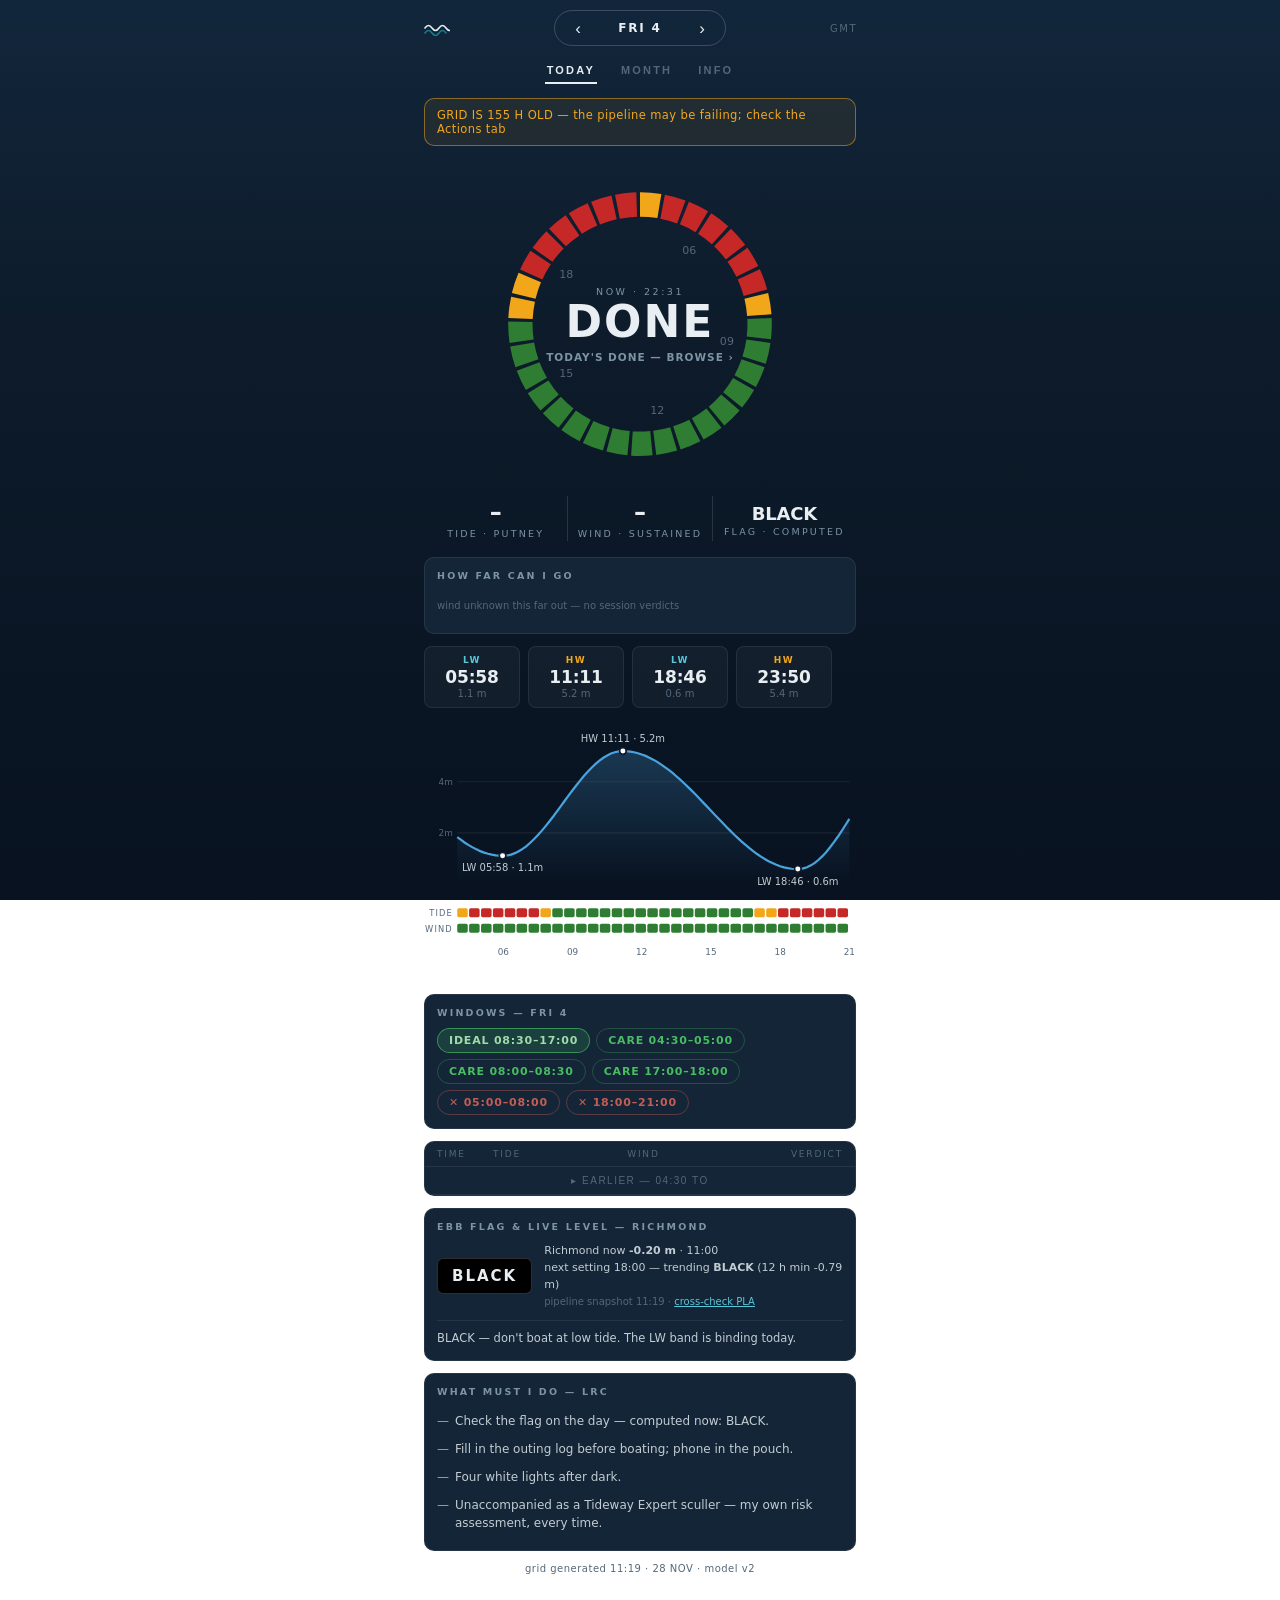
<file: web/lite/index.html>
<!doctype html>
<html lang="en-GB">
<head>
<meta charset="utf-8">
<meta name="viewport" content="width=device-width, initial-scale=1, viewport-fit=cover">
<title>Tideway</title>
<meta name="description" content="Can I row now? Putney tide, wind and flag — v2 per-reach session model.">
<meta name="theme-color" content="#0D1B2A">

<!-- PWA / iOS home-screen -->
<link rel="manifest" href="manifest.webmanifest">
<link rel="icon" href="icons/icon-192.png">
<link rel="apple-touch-icon" href="icons/apple-touch-icon.png">
<meta name="apple-mobile-web-app-capable" content="yes">
<meta name="apple-mobile-web-app-status-bar-style" content="black-translucent">
<meta name="apple-mobile-web-app-title" content="Tideway">

<link rel="stylesheet" href="styles.css">
</head>
<body>
<div class="app">

  <!-- topbar: wave logo · ‹ DAY › pill · timezone tag -->
  <div class="topbar">
    <svg class="logo" viewBox="0 0 26 16" fill="none" aria-hidden="true">
      <path d="M1 8 Q4.5 3 8 8 T15 8 T22 8 T29 8" stroke="#E8EEF2" stroke-width="1.6" stroke-linecap="round"/>
      <path d="M1 13 Q4.5 8 8 13 T15 13 T22 13" stroke="#1B7A8C" stroke-width="1.6" stroke-linecap="round"/>
    </svg>
    <div class="daynav">
      <button id="prevDay" aria-label="Previous day">&#8249;</button>
      <div class="day num" id="dayLabel">&nbsp;</div>
      <button id="nextDay" aria-label="Next day">&#8250;</button>
    </div>
    <div class="tz" id="tzLabel">BST</div>
  </div>

  <!-- tabs -->
  <div class="tabs">
    <button id="tabToday" class="active">TODAY</button>
    <button id="tabMonth">MONTH</button>
    <button id="tabInfo">INFO</button>
  </div>

  <!-- staleness / offline banner -->
  <div class="banner" id="banner"></div>

  <!-- ============ TODAY view ============ -->
  <div id="viewToday">

    <div class="hero">
      <svg id="ring" viewBox="0 0 390 300" aria-hidden="true"></svg>
      <div class="center">
        <div class="cap" id="heroCap">&nbsp;</div>
        <div class="word num" id="heroWord">&nbsp;</div>
        <div class="chip-care" id="heroChip" hidden>WITH CARE</div>
        <div class="status" id="heroStatus"></div>
      </div>
    </div>

    <div class="stats">
      <div class="stat"><div class="v num" id="statTide">–</div><div class="lbl">TIDE · PUTNEY</div></div>
      <div class="stat"><div class="v num" id="statWind">–</div><div class="lbl">WIND · SUSTAINED</div></div>
      <div class="stat"><div class="v num" id="statFlag">–</div><div class="lbl">FLAG · COMPUTED</div></div>
    </div>

    <div class="panel" id="turnsPanel">
      <h3 id="turnsTitle">HOW FAR CAN I GO</h3>
      <div class="turns" id="turns"></div>
      <div class="turnmeta" id="turnsMeta"></div>
    </div>

    <div class="hwlw" id="hwlw"></div>

    <div class="chart"><svg id="curve" viewBox="0 0 390 236"></svg></div>

    <div class="panel">
      <h3 id="windowsTitle">WINDOWS</h3>
      <div class="windows" id="windows"></div>
    </div>

    <div class="slots" id="slots"></div>

    <div class="panel" id="flagPanel">
      <h3>EBB FLAG &amp; LIVE LEVEL — RICHMOND</h3>
      <div class="flagrow">
        <div class="flagchip num" id="flagChip">–</div>
        <div class="flagmeta" id="flagMeta">…</div>
      </div>
      <div class="flagaction" id="flagAction"></div>
    </div>

    <div class="panel">
      <h3>WHAT MUST I DO — LRC</h3>
      <ul class="musts">
        <li id="mustFlag">Check the flag on the day.</li>
        <li>Fill in the outing log before boating; phone in the pouch.</li>
        <li>Four white lights after dark.</li>
        <li>Unaccompanied as a Tideway Expert sculler — my own risk assessment, every time.</li>
      </ul>
    </div>

  </div>

  <!-- ============ MONTH view ============ -->
  <div id="viewMonth" class="month" hidden></div>

  <!-- ============ INFO view ============ -->
  <div id="viewInfo" hidden>

    <div class="panel">
      <h3>HOW TO READ IT</h3>
      <div class="how">
        <i class="sw g"></i><div><b>ROW</b><span>tide and wind both green for the whole session.</span></div>
        <i class="sw a"></i><div><b>ROW WITH CARE</b><span>something is amber — shorter session, watch the worst reach.</span></div>
        <i class="sw r"></i><div><b>DON'T ROW</b><span>low-water band or wind red.</span></div>
        <i class="sw t"></i><div><b>NO LAUNCH</b><span>Putney Embankment covered (≥ 6.30 m). Afloat is fine; boating isn't.</span></div>
      </div>
    </div>

    <div class="panel">
      <h3>TIDE LIGHT — THE BLACK-FLAG BAND</h3>
      <p>RED from LW−1h to LW+2h, AMBER flanks to −2h/+2:30. This is a <b>club rule</b>
      (LRC black-flag policy), not physics — I've been afloat at 0.67 m Putney. The band
      stays because the rule stays.</p>
    </div>

    <div class="panel">
      <h3>WIND LIGHT — SUSTAINED SPEED</h3>
      <p>GREEN ≤ 8 mph · AMBER 9–13 · RED &gt; 13, <b>sustained</b>, not gusts — gusts are
      info-only until 32 mph. Wind-over-tide escalates amber to red per reach when the wind
      opposes the local stream (±50°) at ≥ 13 mph sustained.</p>
    </div>

    <div class="panel">
      <h3>SESSIONS — THE V2 MODEL</h3>
      <p>The boat is simulated out-and-back through six reaches whose axes swing 338°→231°;
      conditions are scored where the boat actually is, when it's there. Stream fitted from
      my own GPS: flood +0.6–1.0 m/s, early ebb −0.9–1.4, late ebb −0.6–0.8.
      Backtested 29/29 real sessions.</p>
    </div>

    <div class="panel">
      <h3>EMBANKMENT GATE — TWO TIERS (LAUNCH/LANDING ONLY)</h3>
      <p>AMBER ≥ 5.90 m Putney: parts of the road may flood around HW on big springs —
      time the launch, wet feet possible. RED ≥ 6.30 m: above anything I've ever boated
      (max 6.25 m). Rowing through HW afloat is unaffected.</p>
    </div>

    <div class="panel">
      <h3>THE FLAG — COMPUTED, NOT JUDGED</h3>
      <p>At 06:00/18:00 the <b>lowest</b> Richmond reading of the preceding 12 h sets it:
      ≥ 2.6 m RED · 1.7–2.6 YELLOW · 0–1.7 GREEN · &lt; 0 BLACK.</p>
      <p>BLACK — don't boat at low tide. RED — CRSA clearance, low flood only.
      GREEN — caution and good lookout.</p>
      <p class="foot">Cross-check on the day:
      <a href="https://pla.co.uk/ebb-tide-flag-warning" target="_blank" rel="noopener">pla.co.uk/ebb-tide-flag-warning</a></p>
    </div>

    <div class="panel">
      <h3>HONESTY LIMITS — NOT MODELLED</h3>
      <p>Tides are knowable ~a month out; wind is not. Beyond ~14 days the grid is
      <b>tide-only</b> — no verdicts. Ensemble confidence reaches ~7 days.
      Chop, bridge-arch gust acceleration and springs/neaps stream scaling are noted
      in the Code but not modelled. Wind is model output at 10 m, not river level.</p>
    </div>

    <div class="panel">
      <h3>SOURCES</h3>
      <p class="foot">PLA tide predictions (London Bridge 0113 → Putney offsets HW +31′/−1.0 m,
      LW +98′/−0.5 m) · Open-Meteo forecast + 40-member ICON ensemble · EA station 0009
      Richmond (tidal level, mAOD) · PLA Tideway Code · LRC Water Safety Plan.
      Grid rebuilt every 6 h by GitHub Actions; verdicts computed in Python, never in this app.</p>
    </div>

  </div>

  <div class="offline-note" id="genNote"></div>
</div>

<script src="app.js" defer></script>
</body>
</html>
</file>
<file: web/lite/styles.css>
/* ============================================================
   styles.css — the LOOKS. TIDEGUIDE's component language
   (ring hero, tabs, slot table, telegraphic caps copy) in the
   house palette: navy #0D1B2A · teal #1B7A8C · gold #F2A71B.
   Flat design: no shadows — depth comes from hairline borders
   and translucent tints only.
   ============================================================ */

:root{
  --bg:#0D1B2A;            /* navy base */
  --bg-top:#12263B;        /* slightly lighter wash at the top */
  --bg-deep:#081220;       /* near-black at the bottom */
  --panel:#132537;
  --hairline:rgba(255,255,255,.08);
  --hairline-strong:rgba(255,255,255,.18);
  --text:#E8EEF2;
  --sub:#C3CCD2;
  --muted:#7D93A6;
  --dim:#54677A;

  /* traffic lights: dark fill + bright text variant (legible on navy) */
  --green:#2E7D32;   --green-text:#52D869;
  --amber:#F2A71B;   --amber-text:#F2A71B;
  --red:#C62828;     --red-text:#F26B5E;
  --gate:#1B7A8C;    --gate-text:#5BC6DA;   /* embankment gate = teal */

  --curve:#4AA3DF;         /* tide line */
}

*{ box-sizing:border-box; margin:0; padding:0; }
html{ -webkit-text-size-adjust:100%; }

body{
  background:linear-gradient(180deg, var(--bg-top) 0%, var(--bg) 38%, var(--bg-deep) 100%) fixed;
  color:var(--text);
  font-family:-apple-system, system-ui, "Segoe UI", Roboto, sans-serif;
  -webkit-font-smoothing:antialiased;
}

.app{
  max-width:460px; margin:0 auto; min-height:100vh;
  padding:calc(env(safe-area-inset-top) + 10px) 14px
          calc(env(safe-area-inset-bottom) + 28px);
}

/* big condensed-look numerals (system font, tightened) */
.num{ font-weight:800; letter-spacing:-.01em; font-variant-numeric:tabular-nums; }

/* uppercase micro-labels */
.lbl{ font-size:9.5px; letter-spacing:2.2px; text-transform:uppercase; color:var(--muted); }

/* ---------------- topbar ---------------- */
.topbar{ display:flex; align-items:center; justify-content:space-between; margin-bottom:12px; }
.logo{ width:26px; height:16px; }
.daynav{
  display:flex; align-items:center; gap:2px;
  border:1px solid var(--hairline-strong); border-radius:999px; padding:4px 6px;
}
.daynav button{
  background:none; border:0; color:var(--text); font-size:17px; line-height:1;
  width:34px; height:26px; cursor:pointer; padding:0;
}
.daynav button:disabled{ color:#26343f; }
.daynav .day{ font-size:12px; font-weight:700; letter-spacing:1.8px; min-width:86px; text-align:center; }
.tz{ font-size:10px; letter-spacing:1.5px; color:var(--dim); width:26px; text-align:right; }

/* ---------------- tabs ---------------- */
.tabs{ display:flex; gap:22px; justify-content:center; margin:2px 0 14px; }
.tabs button{
  background:none; border:0; border-bottom:2px solid transparent; cursor:pointer;
  color:var(--dim); font-size:11px; letter-spacing:2.2px; padding:6px 2px; font-weight:600;
}
.tabs button.active{ color:var(--text); border-bottom-color:var(--text); }

/* ---------------- banners ---------------- */
.banner{
  border:1px solid rgba(242,167,27,.5); background:rgba(242,167,27,.08);
  color:var(--amber-text); border-radius:10px; padding:9px 12px;
  font-size:11.5px; letter-spacing:.4px; margin-bottom:12px; display:none;
}
.banner.show{ display:block; }

/* ---------------- ring hero ---------------- */
.hero{ position:relative; margin:0 0 6px; }
.hero svg{ width:100%; height:auto; display:block; }
.hero .center{
  position:absolute; inset:0; display:flex; flex-direction:column;
  align-items:center; justify-content:center; text-align:center; pointer-events:none;
}
.hero .cap{ font-size:9.5px; letter-spacing:2.5px; color:var(--muted); margin-bottom:4px; text-transform:uppercase; }
.hero .word{ font-weight:800; letter-spacing:2px; line-height:.95; }
.hero .word.row{ color:var(--green-text); font-size:56px; }
.hero .word.care{ color:var(--amber-text); font-size:56px; }
.hero .word.dont{ color:var(--red-text); font-size:38px; }
.hero .word.gate{ color:var(--gate-text); font-size:38px; }
.hero .word.info{ color:var(--text); font-size:44px; }
.hero .chip-care{
  margin-top:6px; font-size:10px; letter-spacing:2px; color:var(--amber-text);
  border:1px solid rgba(242,167,27,.5); border-radius:4px; padding:3px 8px;
}
.hero .status{ margin-top:8px; font-size:10.5px; font-weight:700; letter-spacing:1px; }
.hero .status .g{ color:var(--green-text); }
.hero .status .a{ color:var(--amber-text); }
.hero .status .r{ color:var(--red-text); }
.hero .status .m{ color:var(--muted); }

/* ---------------- stat row ---------------- */
.stats{ display:flex; margin:4px 0 16px; }
.stat{ flex:1; text-align:center; padding:2px 0; }
.stat + .stat{ border-left:1px solid rgba(255,255,255,.12); }
.stat .v{ font-size:24px; }
.stat .v.g{ color:var(--green-text); } .stat .v.a{ color:var(--amber-text); }
.stat .v.r{ color:var(--red-text); }  .stat .v.m{ color:var(--muted); }
.stat .v.black{ color:var(--text); }
.stat .u{ font-size:11px; color:var(--muted); font-weight:600; }
.stat .lbl{ margin-top:2px; }

/* ---------------- panels ---------------- */
.panel{
  background:var(--panel); border:1px solid var(--hairline);
  border-radius:10px; padding:12px 12px 13px; margin-bottom:12px;
}
.panel h3{ font-size:9.5px; letter-spacing:2.2px; color:var(--muted); font-weight:700; margin-bottom:10px; }
.panel p{ font-size:12px; color:var(--sub); line-height:1.5; }
.panel p + p{ margin-top:8px; }
.panel .foot{ font-size:10px; color:var(--dim); margin-top:8px; }

/* ---------------- session (how far) chips ---------------- */
.turns{ display:flex; flex-wrap:wrap; gap:6px; }
.turn{
  border-radius:5px; padding:6px 9px; font-size:11px; font-weight:700;
  letter-spacing:.8px; border:1px solid; background:transparent;
}
.turn small{ display:block; font-weight:600; font-size:9px; letter-spacing:.5px; margin-top:1px; opacity:.75; }
.turn.row{ border-color:rgba(82,216,105,.35); color:var(--green-text); }
.turn.care{ border-color:rgba(242,167,27,.4); color:var(--amber-text); }
.turn.dont{ border-color:rgba(246,107,94,.35); color:var(--red-text); opacity:.75; }
.turn.best{ background:rgba(82,216,105,.14); border-color:rgba(82,216,105,.6); }
.turnmeta{ font-size:10px; color:var(--dim); margin-top:9px; }

/* ---------------- HW/LW cards ---------------- */
.hwlw{ display:flex; gap:8px; margin-bottom:12px; }
.hwlw .card{
  flex:1; max-width:96px; text-align:center; padding:8px 4px;
  background:rgba(255,255,255,.04); border:1px solid var(--hairline); border-radius:8px;
}
.hwlw .t{ font-size:9px; letter-spacing:1.5px; font-weight:700; }
.hwlw .t.hw{ color:var(--amber-text); } .hwlw .t.lw{ color:var(--gate-text); }
.hwlw .when{ font-size:17px; margin:2px 0 1px; }
.hwlw .h{ font-size:10px; color:var(--dim); }

/* ---------------- chart ---------------- */
.chart{ margin:0 0 12px; }
.chart svg{ width:100%; height:auto; display:block; }

/* ---------------- window chips ---------------- */
.windows{ display:flex; flex-wrap:wrap; gap:6px; }
.win{
  border-radius:999px; padding:5px 11px; font-size:11px; font-weight:700; letter-spacing:.8px;
  border:1px solid;
}
.win.ideal{ background:rgba(82,216,105,.14); border-color:rgba(82,216,105,.55); color:#9FDCA8; }
.win.ok{ border-color:rgba(82,216,105,.3); color:var(--green-text); opacity:.85; }
.win.closed{ border-color:rgba(246,107,94,.4); color:var(--red-text); opacity:.8; }
.win.none{ border-color:var(--hairline); color:var(--muted); }

/* ---------------- slot table ---------------- */
.slots{ background:var(--panel); border:1px solid var(--hairline); border-radius:10px; overflow:hidden; margin-bottom:12px; }
.slots .head, .slots .row{
  display:grid; grid-template-columns:52px 1.25fr 1.15fr 92px;
  align-items:center; padding:7px 12px; gap:4px;
}
.slots .head{ font-size:9px; letter-spacing:1.8px; color:var(--dim); text-transform:uppercase; border-bottom:1px solid var(--hairline); }
.slots .row{ border-bottom:1px solid rgba(255,255,255,.04); cursor:pointer; }
.slots .row:last-child{ border-bottom:0; }
.slots .row.past{ opacity:.45; }
.slots .row.sel{ outline:2px solid rgba(255,255,255,.35); outline-offset:-2px; border-radius:6px; }
.slots .row.vrow{ background:rgba(46,125,50,.06); }
.slots .row.vcare{ background:rgba(242,167,27,.05); }
.slots .row.vdont{ background:rgba(198,40,40,.06); }
.slots .row.vgate{ background:rgba(27,122,140,.09); }
.slots .time{ font-size:15px; }
.slots .cell{ font-size:12px; color:var(--sub); }
.slots .cell small{ color:var(--dim); font-size:10px; }
.slots .verdict{ display:flex; align-items:center; gap:6px; justify-content:flex-end; font-size:10.5px; font-weight:800; letter-spacing:1px; }
.slots .sw{ width:9px; height:9px; border-radius:2px; flex:none; }
.sw.g{ background:var(--green); } .sw.a{ background:var(--amber); }
.sw.r{ background:var(--red); }  .sw.t{ background:var(--gate); }
.sw.n{ background:transparent; border:1px solid var(--dim); }
.vg{ color:var(--green-text); } .va{ color:var(--amber-text); }
.vr{ color:var(--red-text); }  .vt{ color:var(--gate-text); } .vn{ color:var(--muted); }
.slots .toggle{
  width:100%; background:none; border:0; color:var(--dim); font-size:10px; letter-spacing:1.5px;
  padding:8px; cursor:pointer; text-transform:uppercase; border-bottom:1px solid var(--hairline);
}
.wind-arrow{ display:inline-block; font-size:10px; }

/* ---------------- flag panel ---------------- */
.flagrow{ display:flex; align-items:center; gap:12px; }
.flagchip{
  font-size:15px; font-weight:800; letter-spacing:2px; border-radius:6px; padding:8px 14px;
  border:1px solid;
}
.flagchip.RED{ color:var(--red-text); border-color:rgba(246,107,94,.6); background:rgba(198,40,40,.12); }
.flagchip.YELLOW{ color:var(--amber-text); border-color:rgba(242,167,27,.6); background:rgba(242,167,27,.1); }
.flagchip.GREEN{ color:var(--green-text); border-color:rgba(82,216,105,.5); background:rgba(46,125,50,.12); }
.flagchip.BLACK{ color:var(--text); border-color:var(--hairline-strong); background:#000; }
.flagmeta{ font-size:11px; color:var(--sub); line-height:1.55; }
.flagmeta .src{ color:var(--dim); font-size:10px; }
.flagaction{ margin-top:10px; font-size:11.5px; color:var(--sub); line-height:1.5;
  border-top:1px solid var(--hairline); padding-top:9px; }

/* ---------------- month view ---------------- */
.month .mrow{
  display:grid; grid-template-columns:58px 1fr; gap:10px; padding:9px 8px;
  border-radius:8px; cursor:pointer; align-items:center;
}
.month .mrow.today{ background:rgba(255,255,255,.05); }
.month .mrow .d{ line-height:1.15; }
.month .mrow .d .a{ font-size:17px; }
.month .mrow.today .d .a{ color:var(--green-text); }
.month .mrow .d .n{ font-size:10px; color:var(--dim); }
.month .strip{ display:flex; gap:1px; height:7px; margin-bottom:5px; }
.month .strip i{ flex:1; }
.month .strip i.g{ background:var(--green); } .month .strip i.a{ background:var(--amber); }
.month .strip i.r{ background:var(--red); }  .month .strip i.t{ background:var(--gate); }
.month .strip i.g2{ background:rgba(46,125,50,.38); } .month .strip i.a2{ background:rgba(242,167,27,.32); }
.month .strip i.r2{ background:rgba(198,40,40,.34); } .month .strip i.x{ background:rgba(255,255,255,.06); }
.month .sub{ font-size:10px; color:var(--muted); white-space:nowrap; overflow:hidden; text-overflow:ellipsis; }
.month .sub .best{ color:var(--green-text); font-weight:700; }
.month .sub .conf{ color:var(--gate-text); }
.month .sub .tideonly{ color:var(--dim); letter-spacing:1px; }
.month .weekhdr{ font-size:9px; letter-spacing:2px; color:var(--dim); margin:12px 8px 4px; text-transform:uppercase; }
.legend{ display:flex; gap:14px; flex-wrap:wrap; margin:10px 8px 0; font-size:10px; color:var(--muted); }
.legend .sw{ display:inline-block; vertical-align:-1px; margin-right:5px; width:9px; height:9px; border-radius:2px; }

/* ---------------- info view rows ---------------- */
.how{ display:grid; grid-template-columns:16px 1fr; gap:8px 10px; align-items:start; }
.how .sw{ margin-top:3px; width:10px; height:10px; border-radius:2px; }
.how b{ font-size:12px; letter-spacing:.5px; }
.how span{ display:block; font-size:11.5px; color:var(--sub); line-height:1.45; }
.musts{ list-style:none; }
.musts li{ font-size:12px; color:var(--sub); line-height:1.5; padding:5px 0 5px 18px; position:relative; }
.musts li::before{ content:"—"; position:absolute; left:0; color:var(--gate-text); }
a{ color:var(--gate-text); }

.offline-note{ text-align:center; font-size:10px; color:var(--dim); margin-top:6px; letter-spacing:.5px; }
</file>
